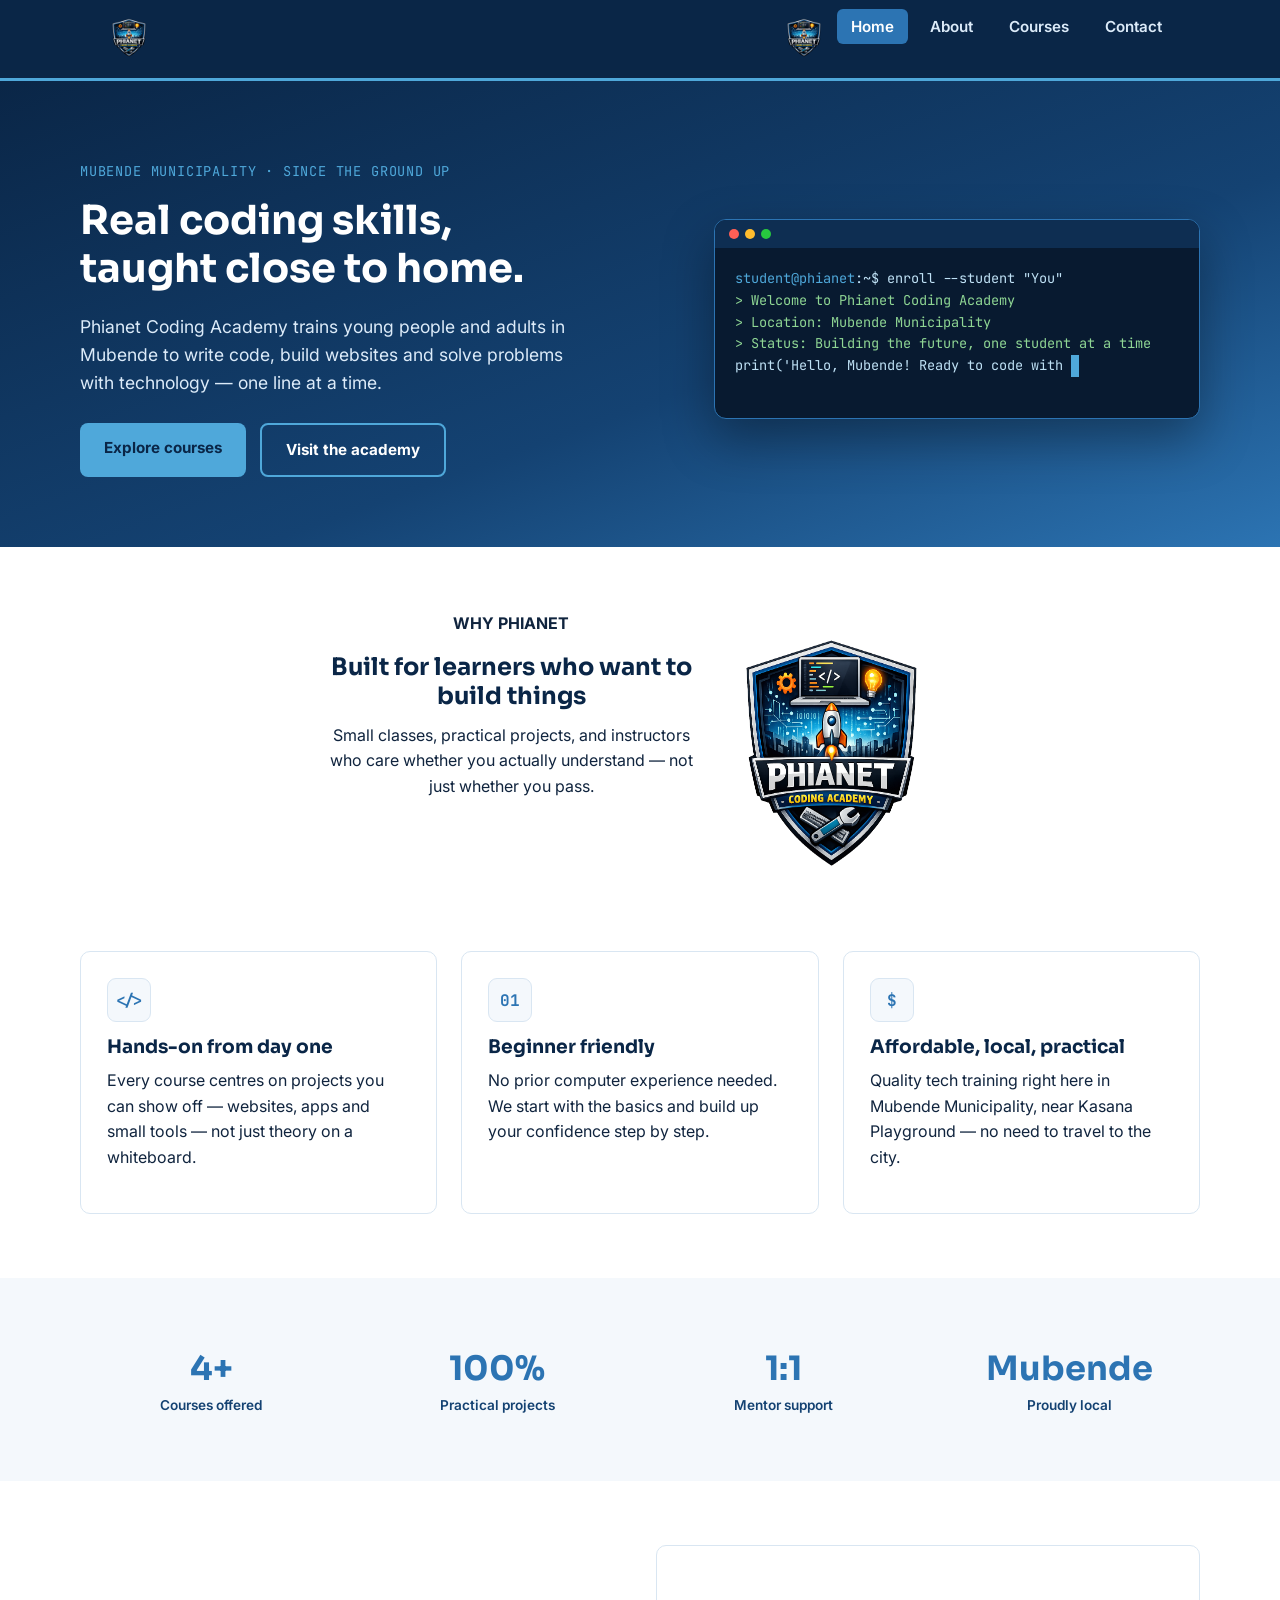
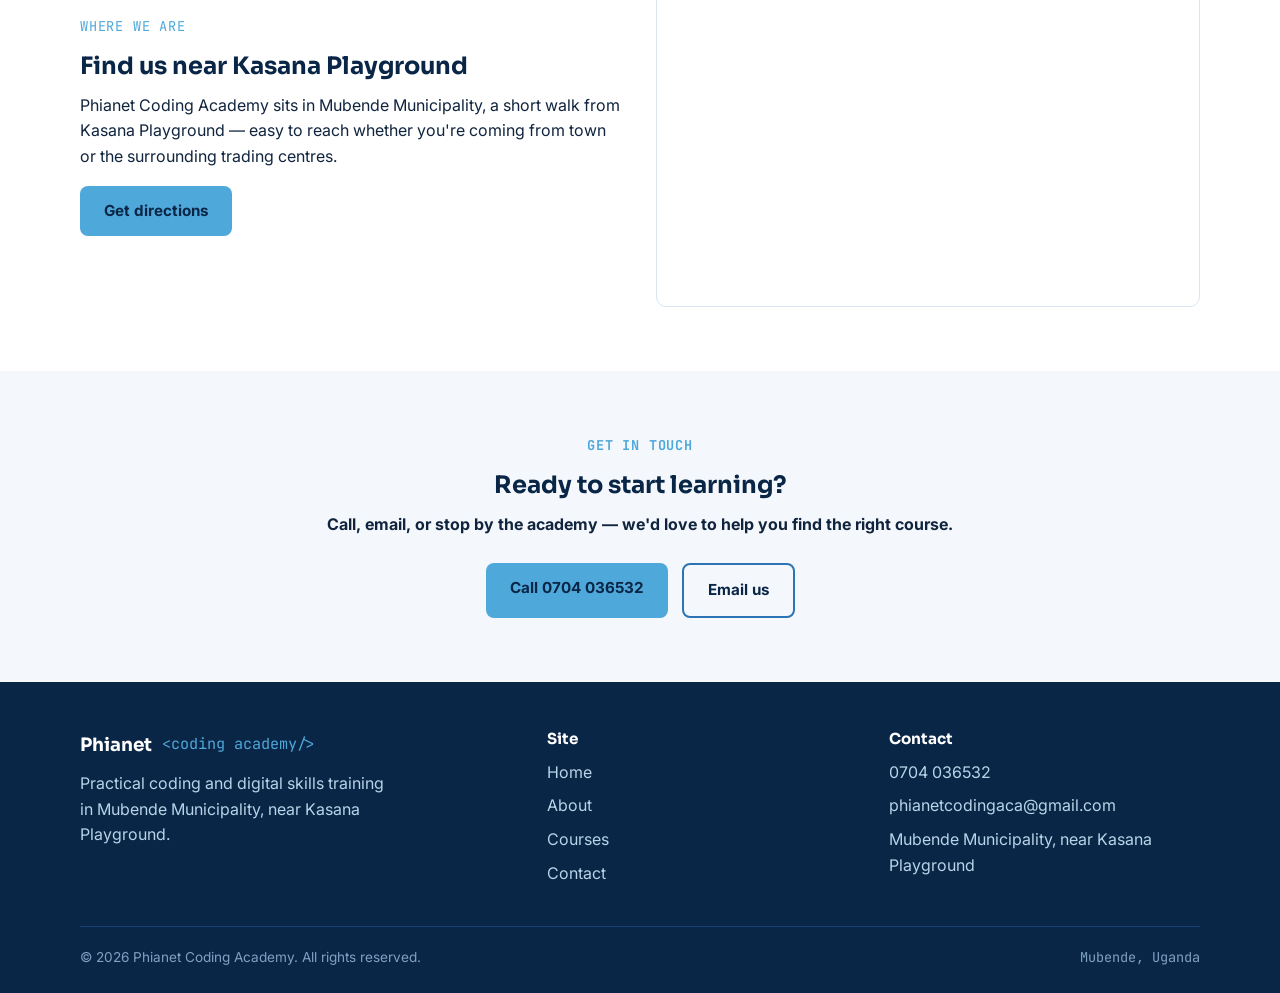
<file: index.html>
<!DOCTYPE html>
<html lang="en">
<head>
<meta charset="UTF-8">
<meta name="viewport" content="width=device-width, initial-scale=1.0">
<title>Phianet Coding Academy — Learn to Code in Mubende</title>
<meta name="description" content="Phianet Coding Academy in Mubende Municipality offers hands-on coding, web development and digital skills training for youth and adults.">
<link rel="preconnect" href="https://fonts.googleapis.com">
<link href="https://fonts.googleapis.com/css2?family=Sora:wght@400;600;700;800&family=Inter:wght@400;500;600&family=JetBrains+Mono:wght@400;500;700&display=swap" rel="stylesheet">
<link rel="stylesheet" href="style.css">
</head>
<body>

<header class="site-header">
  <div class="nav-wrap">
      <img src="lo.png" height="50px" >
    <nav class="main-nav">
      <ul>
         <img src="lo.png" height="50px" >
        <li><a href="index.html" class="active">Home</a></li>
        <li><a href="about.html">About</a></li>
        <li><a href="courses.html">Courses</a></li>
        <li><a href="contact.html">Contact</a></li>
      </ul>
    </nav>
  </div>
</header>

<section class="hero">
  <div class="hero-grid">
    <div>
      <div class="eyebrow">MUBENDE MUNICIPALITY · SINCE THE GROUND UP</div>
      <h1>Real coding skills, taught close to home.</h1>
      <p class="lead">Phianet Coding Academy trains young people and adults in Mubende to write code, build websites and solve problems with technology — one line at a time.</p>
      <div class="btn-row">
        <a href="courses.html" class="btn btn-primary">Explore courses</a>
        <a href="contact.html" class="btn btn-outline">Visit the academy</a>
      </div>
    </div>
    <div class="terminal" aria-hidden="true">
      <div class="terminal-bar"><span></span><span></span><span></span></div>
      <div class="terminal-body">
        <div><span class="c1">student@phianet</span>:~$ enroll --student "You"</div>
        <div class="c2">&gt; Welcome to Phianet Coding Academy</div>
        <div class="c2">&gt; Location: Mubende Municipality</div>
        <div class="c2">&gt; Status: Building the future, one student at a time</div>
        <div><span id="typing-line" data-text="print('Hello, Mubende! Ready to code with Philosopher Peter at Phianet coding academy?')"></span><span class="cursor">&nbsp;</span></div>
      </div>
    </div>
  </div>
</section>

<section>
  <div class="section-head">
    <div>
      <p><b>WHY PHIANET</b></p>
    <h2>Built for learners who want to build things</h2>
    <p>Small classes, practical projects, and instructors who care whether you actually understand — not just whether you pass.</p></div>
    <div>
    <img src="lo.png" width="600" height="300">
  </div>
  </div>
  <div class="grid-3">
    <div class="card">
      <div class="icon">&lt;/&gt;</div>
      <h3>Hands-on from day one</h3>
      <p>Every course centres on projects you can show off — websites, apps and small tools — not just theory on a whiteboard.</p>
    </div>
    <div class="card">
      <div class="icon">01</div>
      <h3>Beginner friendly</h3>
      <p>No prior computer experience needed. We start with the basics and build up your confidence step by step.</p>
    </div>
    <div class="card">
      <div class="icon">$</div>
      <h3>Affordable, local, practical</h3>
      <p>Quality tech training right here in Mubende Municipality, near Kasana Playground — no need to travel to the city.</p>
    </div>
  </div>
</section>

<section class="section-frost">
  <div class="stats">
    <div><div class="num">4+</div><div class="label">Courses offered</div></div>
    <div><div class="num">100%</div><div class="label">Practical projects</div></div>
    <div><div class="num">1:1</div><div class="label">Mentor support</div></div>
    <div><div class="num">Mubende</div><div class="label">Proudly local</div></div>
  </div>
</section>

<section>
  <div class="grid-2">
    <div>
      <div class="eyebrow mono">WHERE WE ARE</div>
      <h2>Find us near Kasana Playground</h2>
      <p>Phianet Coding Academy sits in Mubende Municipality, a short walk from Kasana Playground — easy to reach whether you're coming from town or the surrounding trading centres.</p>
      <a href="contact.html" class="btn btn-primary">Get directions</a>
    </div>
    <div class="card" style="padding:0; overflow:hidden;">
      <iframe title="Map preview of Phianet Coding Academy location near Kasana Playground, Mubende" width="100%" height="360" style="border:0; display:block;" loading="lazy"
        src="https://www.openstreetmap.org/export/embed.html?bbox=31.3785%2C0.5459%2C31.3985%2C0.5619&layer=mapnik&marker=0.5539%2C31.3885">
      </iframe>
    </div>
  </div>
</section>

<section class="section-frost">
  <div class="section-head1">
    <div class="eyebrow mono" style="text-align:center; font-weight: bolder;">GET IN TOUCH</div>
    <h2 style="text-align:center; font-weight: bolder;">Ready to start learning?</h2>
    <p style="text-align:center; font-weight: bolder;">Call, email, or stop by the academy — we'd love to help you find the right course.</p>
    <div class="btn-row" style="justify-content:center;">
      <a href="tel:0704036532" class="btn btn-primary">Call 0704 036532</a>
      <a href="mailto:phianetcodingaca@gmail.com" class="btn btn-outline" style="border-color:var(--blue-bright); color:var(--navy);">Email us</a>
    </div>
  </div>
</section>

<footer class="site-footer">
  <div class="footer-grid">
    <div>
      <a href="index.html" class="brand">Phianet <span class="tag">&lt;coding academy/&gt;</span></a>
      <p style="margin-top:12px; max-width:32ch;">Practical coding and digital skills training in Mubende Municipality, near Kasana Playground.</p>
    </div>
    <div>
      <h4>Site</h4>
      <ul>
        <li><a href="index.html">Home</a></li>
        <li><a href="about.html">About</a></li>
        <li><a href="courses.html">Courses</a></li>
        <li><a href="contact.html">Contact</a></li>
      </ul>
    </div>
    <div>
      <h4>Contact</h4>
      <ul>
        <li><a href="tel:0704036532">0704 036532</a></li>
        <li><a href="mailto:phianetcodingaca@gmail.com">phianetcodingaca@gmail.com</a></li>
        <li>Mubende Municipality, near Kasana Playground</li>
      </ul>
    </div>
  </div>
  <div class="footer-bottom">
    <span>&copy; 2026 Phianet Coding Academy. All rights reserved.</span>
    <span class="mono">Mubende, Uganda</span>
  </div>
</footer>

<script src="script.js"></script>
</body>
</html>
</file>
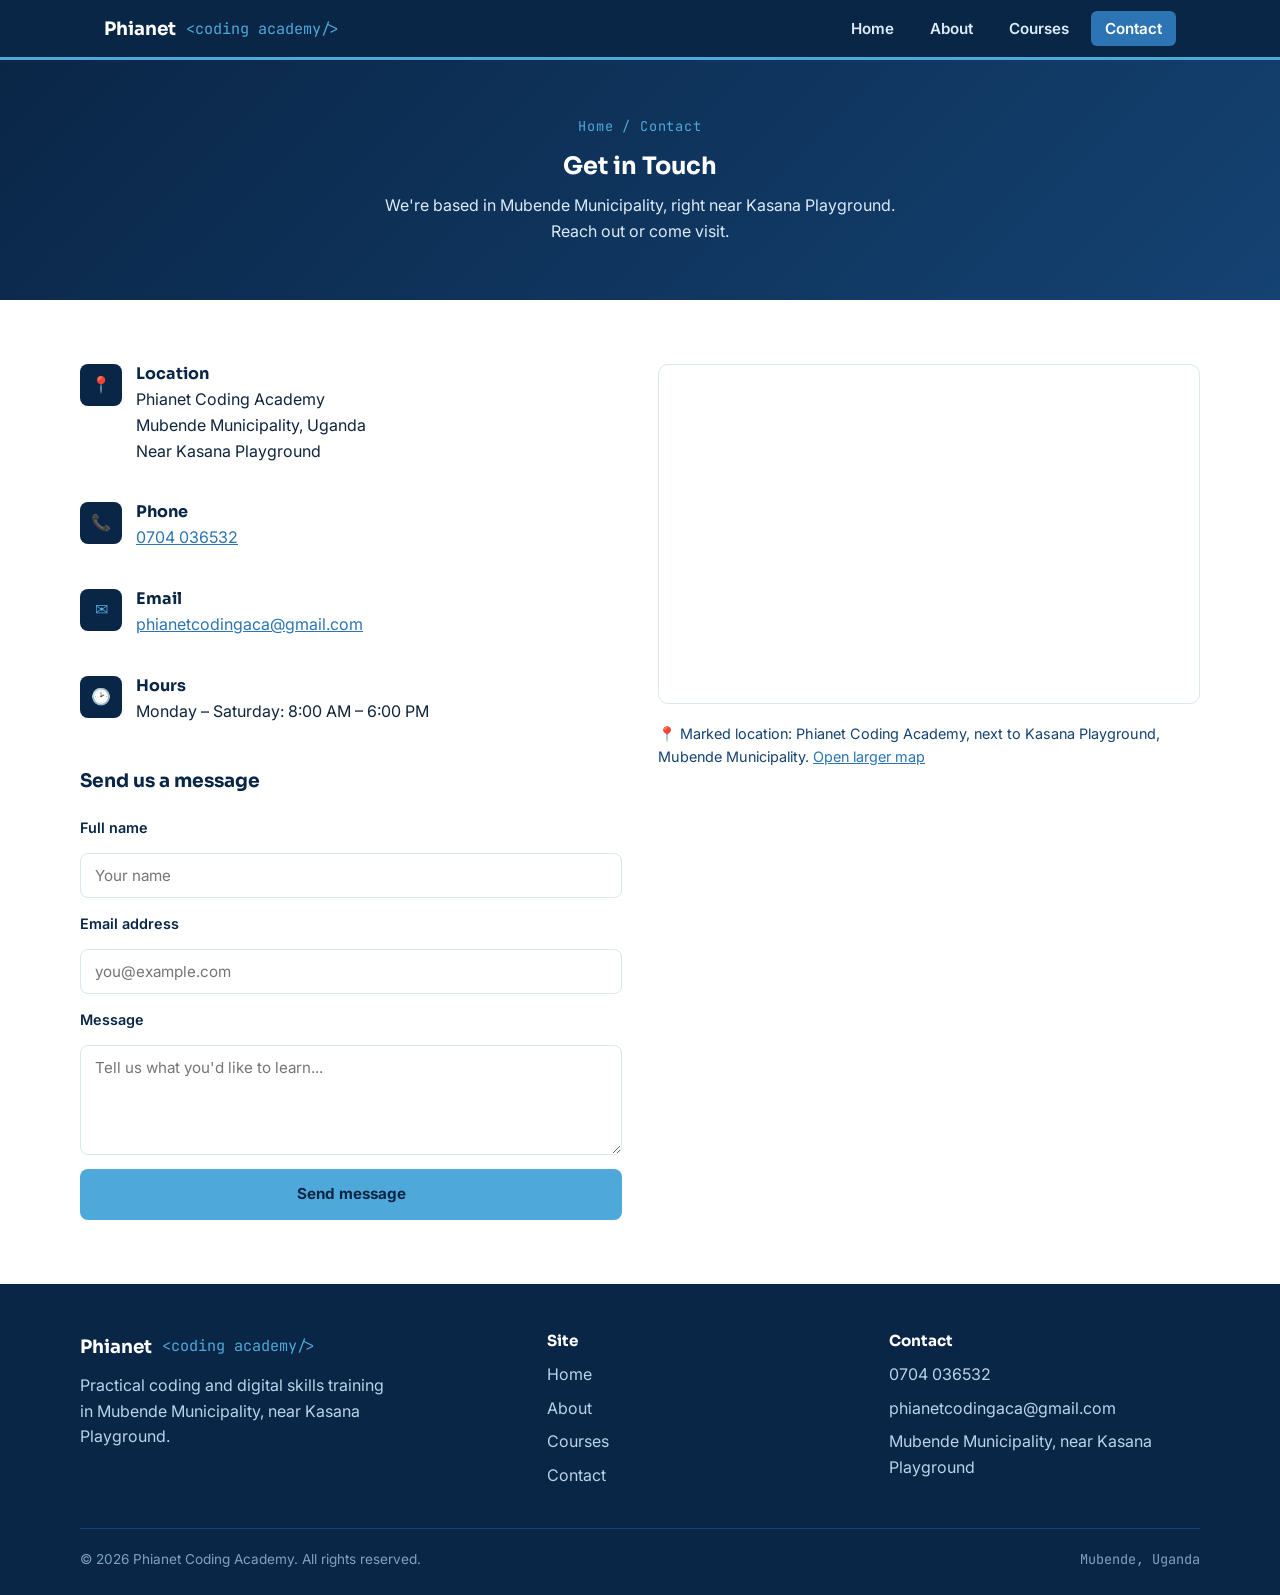
<file: contact.html>
<!DOCTYPE html>
<html lang="en">
<head>
<meta charset="UTF-8">
<meta name="viewport" content="width=device-width, initial-scale=1.0">
<title>Contact Us — Phianet Coding Academy</title>
<meta name="description" content="Contact Phianet Coding Academy in Mubende Municipality, near Kasana Playground. Call 0704036532 or email phianetcodingaca@gmail.com.">
<link rel="preconnect" href="https://fonts.googleapis.com">
<link href="https://fonts.googleapis.com/css2?family=Sora:wght@400;600;700;800&family=Inter:wght@400;500;600&family=JetBrains+Mono:wght@400;500;700&display=swap" rel="stylesheet">
<link rel="stylesheet" href="style.css">
</head>
<body>

<header class="site-header">
  <div class="nav-wrap">
    <a href="index.html" class="brand">Phianet <span class="tag">&lt;coding academy/&gt;</span></a>
    <button class="nav-toggle" aria-label="Toggle menu">&#9776;</button>
    <nav class="main-nav">
      <ul>
        <li><a href="index.html">Home</a></li>
        <li><a href="about.html">About</a></li>
        <li><a href="courses.html">Courses</a></li>
        <li><a href="contact.html" class="active">Contact</a></li>
      </ul>
    </nav>
  </div>
</header>

<section class="page-hero">
  <div class="eyebrow"><span class="breadcrumb">Home / Contact</span></div>
  <h1>Get in Touch</h1>
  <p style="max-width:52ch; margin:0 auto; color:#DCEBF9;">We're based in Mubende Municipality, right near Kasana Playground. Reach out or come visit.</p>
</section>

<section>
  <div class="contact-grid">
    <div>
      <div class="contact-item">
        <div class="icon">&#128205;</div>
        <div>
          <h4>Location</h4>
          <p>Phianet Coding Academy<br>Mubende Municipality, Uganda<br>Near Kasana Playground</p>
        </div>
      </div>
      <div class="contact-item">
        <div class="icon">&#128222;</div>
        <div>
          <h4>Phone</h4>
          <p><a href="tel:0704036532">0704 036532</a></p>
        </div>
      </div>
      <div class="contact-item">
        <div class="icon">&#9993;</div>
        <div>
          <h4>Email</h4>
          <p><a href="mailto:phianetcodingaca@gmail.com">phianetcodingaca@gmail.com</a></p>
        </div>
      </div>
      <div class="contact-item">
        <div class="icon">&#128337;</div>
        <div>
          <h4>Hours</h4>
          <p>Monday – Saturday: 8:00 AM – 6:00 PM</p>
        </div>
      </div>

      <form class="contact-form" onsubmit="return false;">
        <h3 style="margin-top:8px;">Send us a message</h3>
        <label for="name">Full name</label>
        <input type="text" id="name" name="name" placeholder="Your name" required>
        <label for="email">Email address</label>
        <input type="email" id="email" name="email" placeholder="you@example.com" required>
        <label for="message">Message</label>
        <textarea id="message" name="message" placeholder="Tell us what you'd like to learn..." required></textarea>
        <a class="btn btn-primary" style="text-align:center;"
           href="mailto:phianetcodingaca@gmail.com?subject=Enquiry%20from%20website">Send message</a>
      </form>
    </div>

    <div>
      <iframe id="map" title="Map showing Phianet Coding Academy near Kasana Playground, Mubende Municipality"
        src="https://www.openstreetmap.org/export/embed.html?bbox=31.3785%2C0.5459%2C31.3985%2C0.5619&layer=mapnik&marker=0.5539%2C31.3885"
        loading="lazy">
      </iframe>
      <p style="margin-top:10px; font-size:.9rem; color:var(--blue);">
        📍 Marked location: Phianet Coding Academy, next to Kasana Playground, Mubende Municipality.
        <a href="https://www.openstreetmap.org/?mlat=0.5539&mlon=31.3885#map=16/0.5539/31.3885" target="_blank" rel="noopener">Open larger map</a>
      </p>
    </div>
  </div>
</section>

<footer class="site-footer">
  <div class="footer-grid">
    <div>
      <a href="index.html" class="brand">Phianet <span class="tag">&lt;coding academy/&gt;</span></a>
      <p style="margin-top:12px; max-width:32ch;">Practical coding and digital skills training in Mubende Municipality, near Kasana Playground.</p>
    </div>
    <div>
      <h4>Site</h4>
      <ul>
        <li><a href="index.html">Home</a></li>
        <li><a href="about.html">About</a></li>
        <li><a href="courses.html">Courses</a></li>
        <li><a href="contact.html">Contact</a></li>
      </ul>
    </div>
    <div>
      <h4>Contact</h4>
      <ul>
        <li><a href="tel:0704036532">0704 036532</a></li>
        <li><a href="mailto:phianetcodingaca@gmail.com">phianetcodingaca@gmail.com</a></li>
        <li>Mubende Municipality, near Kasana Playground</li>
      </ul>
    </div>
  </div>
  <div class="footer-bottom">
    <span>&copy; 2026 Phianet Coding Academy. All rights reserved.</span>
    <span class="mono">Mubende, Uganda</span>
  </div>
</footer>

<script src="script.js"></script>
</body>
</html>
</file>
<file: style.css>
/* ===========================================================
   Phianet Coding Academy — Design Tokens
   Palette:
     --navy        #0A2647  (deep header/footer, primary text on white)
     --blue        #144272  (primary brand blue)
     --blue-bright #2C74B3  (links, active states)
     --sky         #4FA8DA  (accents, hovers)
     --white       #FFFFFF
     --frost       #F4F8FC  (section backgrounds)
     --ink         #10243E  (body text)
   Type:
     Display: 'Sora' — geometric, confident, screen-native
     Body:    'Inter' — quiet workhorse
     Mono:    'JetBrains Mono' — code accents, the "signature" thread
=========================================================== */

:root{
  --navy:#0A2647;
  --blue:#144272;
  --blue-bright:#2C74B3;
  --sky:#4FA8DA;
  --white:#FFFFFF;
  --frost:#F4F8FC;
  --ink:#10243E;
  --line:#D9E6F2;
  --radius:10px;
}

*{box-sizing:border-box;}
html{scroll-behavior:smooth;}
body{
  margin:0;
  font-family:'Inter',system-ui,sans-serif;
  color:var(--ink);
  background:var(--white);
  line-height:1.6;
}
h1,h2,h3,h4{
  font-family:'Sora',system-ui,sans-serif;
  color:var(--navy);
  line-height:1.2;
  margin:0 0 .5em;
}
p{margin:0 0 1em;}
a{color:var(--blue-bright);}
.mono{font-family:'JetBrains Mono',monospace;}
img{max-width:100%;display:block;}

.container{
  max-width:1120px;
  margin:0 auto;
  padding:0 24px;
}

/* ---------- Header / Nav ---------- */
header.site-header{
  background:var(--navy);
  position:sticky; top:0; z-index:50;
  border-bottom:3px solid var(--sky);
}
.nav-wrap{
  display:flex; align-items:center; justify-content:space-between;
  padding:14px 24px;
  max-width:1120px; margin:0 auto;
}
.brand{
  display:flex; align-items:center; gap:10px;
  color:var(--white); text-decoration:none;
  font-family:'Sora',sans-serif; font-weight:700; font-size:1.15rem;
}
.brand .tag{
  font-family:'JetBrains Mono',monospace;
  color:var(--sky); font-weight:400; font-size:.95rem;
}
nav.main-nav ul{
  list-style:none; display:flex; gap:8px; margin:0; padding:0;
}
nav.main-nav a{
  color:#DCEBF9; text-decoration:none; font-weight:600;
  font-size:.95rem; padding:8px 14px; border-radius:6px;
  transition:background .2s,color .2s;
}
nav.main-nav a:hover, nav.main-nav a.active{
  background:var(--blue-bright); color:var(--white);
}
.nav-toggle{display:none; background:none;border:none;color:var(--white);font-size:1.6rem;cursor:pointer;}

@media (max-width:760px){
  nav.main-nav{
    display:none; position:absolute; top:100%; left:0; right:0;
    background:var(--navy); border-top:1px solid var(--blue);
  }
  nav.main-nav.open{display:block;}
  nav.main-nav ul{flex-direction:column; padding:10px 24px;}
  .nav-toggle{display:block;}
}

/* ---------- Hero ---------- */
.hero{
  background:linear-gradient(160deg,var(--navy) 0%,var(--blue) 60%,var(--blue-bright) 100%);
  color:var(--white);
  padding:80px 24px 70px;
}
.hero-grid{
  max-width:1120px; margin:0 auto;
  display:grid; grid-template-columns:1.1fr .9fr; gap:40px; align-items:center;
}
@media (max-width:860px){.hero-grid{grid-template-columns:1fr;}}
.eyebrow{
  font-family:'JetBrains Mono',monospace; color:var(--sky);
  font-size:.85rem; letter-spacing:.06em; margin-bottom:14px;
}
.hero h1{color:var(--white); font-size:2.5rem; max-width:16ch;}
.hero p.lead{color:#DCEBF9; font-size:1.1rem; max-width:46ch;}
.btn-row{display:flex; gap:14px; flex-wrap:wrap; margin-top:26px;}
.btn{
  display:inline-block; padding:13px 24px; border-radius:8px;
  text-decoration:none; font-weight:700; font-size:.95rem;
  transition:transform .15s, box-shadow .15s;
}
.btn:hover{transform:translateY(-2px);}
.btn-primary{background:var(--sky); color:var(--navy);}
.btn-primary:hover{box-shadow:0 8px 20px rgba(79,168,218,.35);}
.btn-outline{background:transparent; color:var(--white); border:2px solid var(--sky);}

/* code terminal signature element */
.terminal{
  background:#081A30; border:1px solid var(--blue-bright);
  border-radius:12px; overflow:hidden;
  box-shadow:0 20px 50px rgba(0,0,0,.35);
}
.terminal-bar{
  background:#0E2E52; padding:9px 14px; display:flex; gap:6px;
}
.terminal-bar span{width:10px;height:10px;border-radius:50%;display:inline-block;}
.terminal-bar span:nth-child(1){background:#FF5F56;}
.terminal-bar span:nth-child(2){background:#FFBD2E;}
.terminal-bar span:nth-child(3){background:#27C93F;}
.terminal-body{
  padding:20px; font-family:'JetBrains Mono',monospace; font-size:.85rem;
  color:#BFE1F5; min-height:170px;
}
.terminal-body .c1{color:#4FA8DA;}
.terminal-body .c2{color:#8FD694;}
.terminal-body .cursor{display:inline-block;width:8px;background:var(--sky);animation:blink 1s steps(1) infinite;}
@keyframes blink{50%{opacity:0;}}

/* ---------- Sections ---------- */
section{padding:64px 24px;}
.section-frost{background:var(--frost);}
.section-head{max-width:640px; margin:0 auto 40px; text-align:center;display: flex;}
.section-head .eyebrow{color:var(--blue-bright); margin-bottom:10px; background-image: url(images\lo.png);}

.grid-3{display:grid; grid-template-columns:repeat(3,1fr); gap:24px; max-width:1120px; margin:0 auto;}
.grid-2{display:grid; grid-template-columns:1fr 1fr; gap:32px; max-width:1120px; margin:0 auto; align-items:center;}
@media (max-width:860px){.grid-3{grid-template-columns:1fr;} .grid-2{grid-template-columns:1fr;}}

.card{
  background:var(--white); border:1px solid var(--line); border-radius:var(--radius);
  padding:26px; transition:box-shadow .2s, transform .2s;
}
.card:hover{box-shadow:0 12px 30px rgba(10,38,71,.1); transform:translateY(-3px);}
.card .icon{
  width:44px;height:44px;border-radius:9px;background:var(--frost);
  display:flex;align-items:center;justify-content:center;
  color:var(--blue-bright); font-family:'JetBrains Mono',monospace; font-weight:700;
  margin-bottom:14px; border:1px solid var(--line);
}

.course-card{
  background:var(--white); border:1px solid var(--line); border-radius:var(--radius);
  overflow:hidden; display:flex; flex-direction:column;
}
.course-card .tag-row{
  background:var(--navy); color:var(--sky); font-family:'JetBrains Mono',monospace;
  font-size:.78rem; padding:8px 18px;
}
.course-card .body{padding:20px;}
.course-card ul{margin:12px 0 0; padding-left:18px; color:var(--ink); font-size:.92rem;}
.course-card .level{
  display:inline-block; margin-top:14px; font-size:.78rem; font-weight:700;
  color:var(--blue-bright); font-family:'JetBrains Mono',monospace;
}

/* ---------- Stats ---------- */
.stats{
  display:grid; grid-template-columns:repeat(4,1fr); gap:24px;
  max-width:1120px; margin:0 auto; text-align:center;
}
@media (max-width:760px){.stats{grid-template-columns:1fr 1fr;}}
.stats .num{font-family:'Sora',sans-serif; font-size:2.1rem; font-weight:700; color:var(--blue-bright);}
.stats .label{font-size:.85rem; color:var(--blue); font-weight:600;}

/* ---------- Contact ---------- */
.contact-grid{display:grid; grid-template-columns:1fr 1fr; gap:36px; max-width:1120px; margin:0 auto; align-items:start;}
@media (max-width:860px){.contact-grid{grid-template-columns:1fr;}}
.contact-item{display:flex; gap:14px; align-items:flex-start; margin-bottom:22px;}
.contact-item .icon{
  min-width:42px;height:42px;border-radius:8px;background:var(--navy);color:var(--sky);
  display:flex;align-items:center;justify-content:center; font-family:'JetBrains Mono',monospace;
}
.contact-item h4{margin:0 0 4px;}
#map{width:100%; height:340px; border-radius:var(--radius); border:1px solid var(--line);}

form.contact-form{display:flex; flex-direction:column; gap:14px;}
form.contact-form label{font-weight:600; font-size:.9rem; color:var(--navy);}
form.contact-form input, form.contact-form textarea{
  padding:12px 14px; border:1px solid var(--line); border-radius:8px;
  font-family:'Inter',sans-serif; font-size:.95rem;
}
form.contact-form textarea{resize:vertical; min-height:110px;}
form.contact-form button{cursor:pointer; border:none;}

/* ---------- Footer ---------- */
footer.site-footer{background:var(--navy); color:#B9D3E8; padding:48px 24px 24px;}
.footer-grid{
  max-width:1120px; margin:0 auto; display:grid;
  grid-template-columns:1.4fr 1fr 1fr; gap:32px;
}
@media (max-width:760px){.footer-grid{grid-template-columns:1fr;}}
footer .brand{color:var(--white);}
footer h4{color:var(--white); font-size:.95rem; margin-bottom:12px;}
footer ul{list-style:none; padding:0; margin:0;}
footer li{margin-bottom:8px;}
footer a{color:#B9D3E8; text-decoration:none;}
footer a:hover{color:var(--sky);}
.footer-bottom{
  max-width:1120px; margin:32px auto 0; padding-top:20px;
  border-top:1px solid var(--blue); font-size:.85rem; color:#7FA1C2;
  display:flex; justify-content:space-between; flex-wrap:wrap; gap:10px;
}

/* ---------- Page hero (secondary pages) ---------- */
.page-hero{
  background:linear-gradient(135deg,var(--navy),var(--blue));
  color:var(--white); padding:56px 24px; text-align:center;
}
.page-hero h1{color:var(--white);}
.page-hero .eyebrow{justify-content:center; display:flex;}
.breadcrumb{color:var(--sky); font-family:'JetBrains Mono',monospace; font-size:.85rem;}

.about-block{max-width:760px; margin:0 auto;}
.about-block h2{margin-top:2em;}
.about-block h2:first-child{margin-top:0;}

.values{display:grid; grid-template-columns:repeat(3,1fr); gap:24px; max-width:1120px; margin:40px auto 0;}
@media (max-width:860px){.values{grid-template-columns:1fr;}}
/* ===========================================================
   Courses page only — interactive learning layer
   Loaded in addition to style.css. Does not affect other pages.
=========================================================== */

.course-card{position:relative;}
.course-card .body{display:flex; flex-direction:column; flex:1;}

.progress-wrap{margin-top:16px;}
.progress-label{
  display:flex; justify-content:space-between; font-size:.75rem;
  font-family:'JetBrains Mono',monospace; color:var(--blue); margin-bottom:6px;
}
.progress-track{
  width:100%; height:8px; border-radius:6px; background:var(--frost);
  border:1px solid var(--line); overflow:hidden;
}
.progress-fill{
  height:100%; background:linear-gradient(90deg,var(--blue-bright),var(--sky));
  width:0%; transition:width .3s ease;
}

.start-btn{
  margin-top:16px; width:100%; border:none; cursor:pointer;
  background:var(--navy); color:var(--white); font-weight:700;
  font-size:.9rem; padding:12px 16px; border-radius:8px;
  font-family:'Inter',sans-serif; transition:background .2s;
}
.start-btn:hover{background:var(--blue-bright);}
.start-btn[aria-expanded="true"]{background:var(--blue-bright);}

.course-panel{
  display:none; margin-top:18px; border-top:2px dashed var(--line);
  padding-top:18px;
}
.course-panel.open{display:block;}

.module{
  border:1px solid var(--line); border-radius:8px; margin-bottom:10px; overflow:hidden;
}
.module-head{
  width:100%; text-align:left; background:var(--frost); border:none; cursor:pointer;
  padding:12px 14px; font-family:'Sora',sans-serif; font-weight:600; font-size:.92rem;
  color:var(--navy); display:flex; justify-content:space-between; align-items:center;
}
.module-head .chevron{transition:transform .2s; font-family:'JetBrains Mono',monospace; color:var(--blue-bright);}
.module.open .module-head .chevron{transform:rotate(90deg);}
.module-lessons{display:none; padding:6px 14px 12px;}
.module.open .module-lessons{display:block;}

.lesson{
  border-bottom:1px solid var(--line); padding:12px 0;
}
.lesson:last-child{border-bottom:none;}
.lesson-top{display:flex; align-items:flex-start; gap:10px; cursor:pointer;}
.lesson-top input[type="checkbox"]{
  margin-top:4px; width:17px; height:17px; accent-color:var(--blue-bright); cursor:pointer; flex-shrink:0;
}
.lesson-title{font-weight:600; font-size:.9rem; color:var(--navy);}
.lesson-content{
  margin:8px 0 0 27px; font-size:.87rem; color:var(--ink);
}
.lesson-content pre{
  background:#081A30; color:#BFE1F5; padding:12px 14px; border-radius:8px;
  overflow-x:auto; font-family:'JetBrains Mono',monospace; font-size:.8rem; margin:10px 0;
}
.lesson.done .lesson-title{color:var(--blue-bright);}
.lesson.done .lesson-title::after{content:" ✓"; color:#1E9E5A;}

.quiz-box{
  background:var(--frost); border:1px solid var(--line); border-radius:10px; padding:16px; margin-top:14px;
}
.quiz-q{margin-bottom:14px;}
.quiz-q p.qtext{font-weight:600; color:var(--navy); margin-bottom:8px; font-size:.9rem;}
.quiz-q label{
  display:block; font-size:.87rem; padding:7px 10px; border:1px solid var(--line);
  border-radius:6px; margin-bottom:6px; cursor:pointer; background:var(--white);
}
.quiz-q label:hover{border-color:var(--blue-bright);}
.quiz-q label.correct{border-color:#1E9E5A; background:#EAF9EF;}
.quiz-q label.incorrect{border-color:#D64545; background:#FCEAEA;}
.quiz-submit{
  border:none; background:var(--blue-bright); color:var(--white); font-weight:700;
  padding:10px 18px; border-radius:8px; cursor:pointer; font-size:.88rem;
}
.quiz-result{margin-top:10px; font-weight:600; font-size:.88rem;}

.reset-link{
  display:inline-block; margin-top:12px; font-size:.78rem; color:var(--blue-bright);
  text-decoration:underline; cursor:pointer; background:none; border:none; font-family:'Inter',sans-serif;
  padding:0;
}

.summary-banner{
  max-width:1120px; margin:0 auto 36px; background:var(--frost); border:1px solid var(--line);
  border-radius:var(--radius); padding:20px 24px; display:flex; justify-content:space-between;
  align-items:center; flex-wrap:wrap; gap:14px;
}
.summary-banner .stat-num{font-family:'Sora',sans-serif; font-weight:700; color:var(--navy); font-size:1.4rem;}
.summary-banner .stat-label{font-size:.78rem; color:var(--blue); font-family:'JetBrains Mono',monospace;}
</file>
